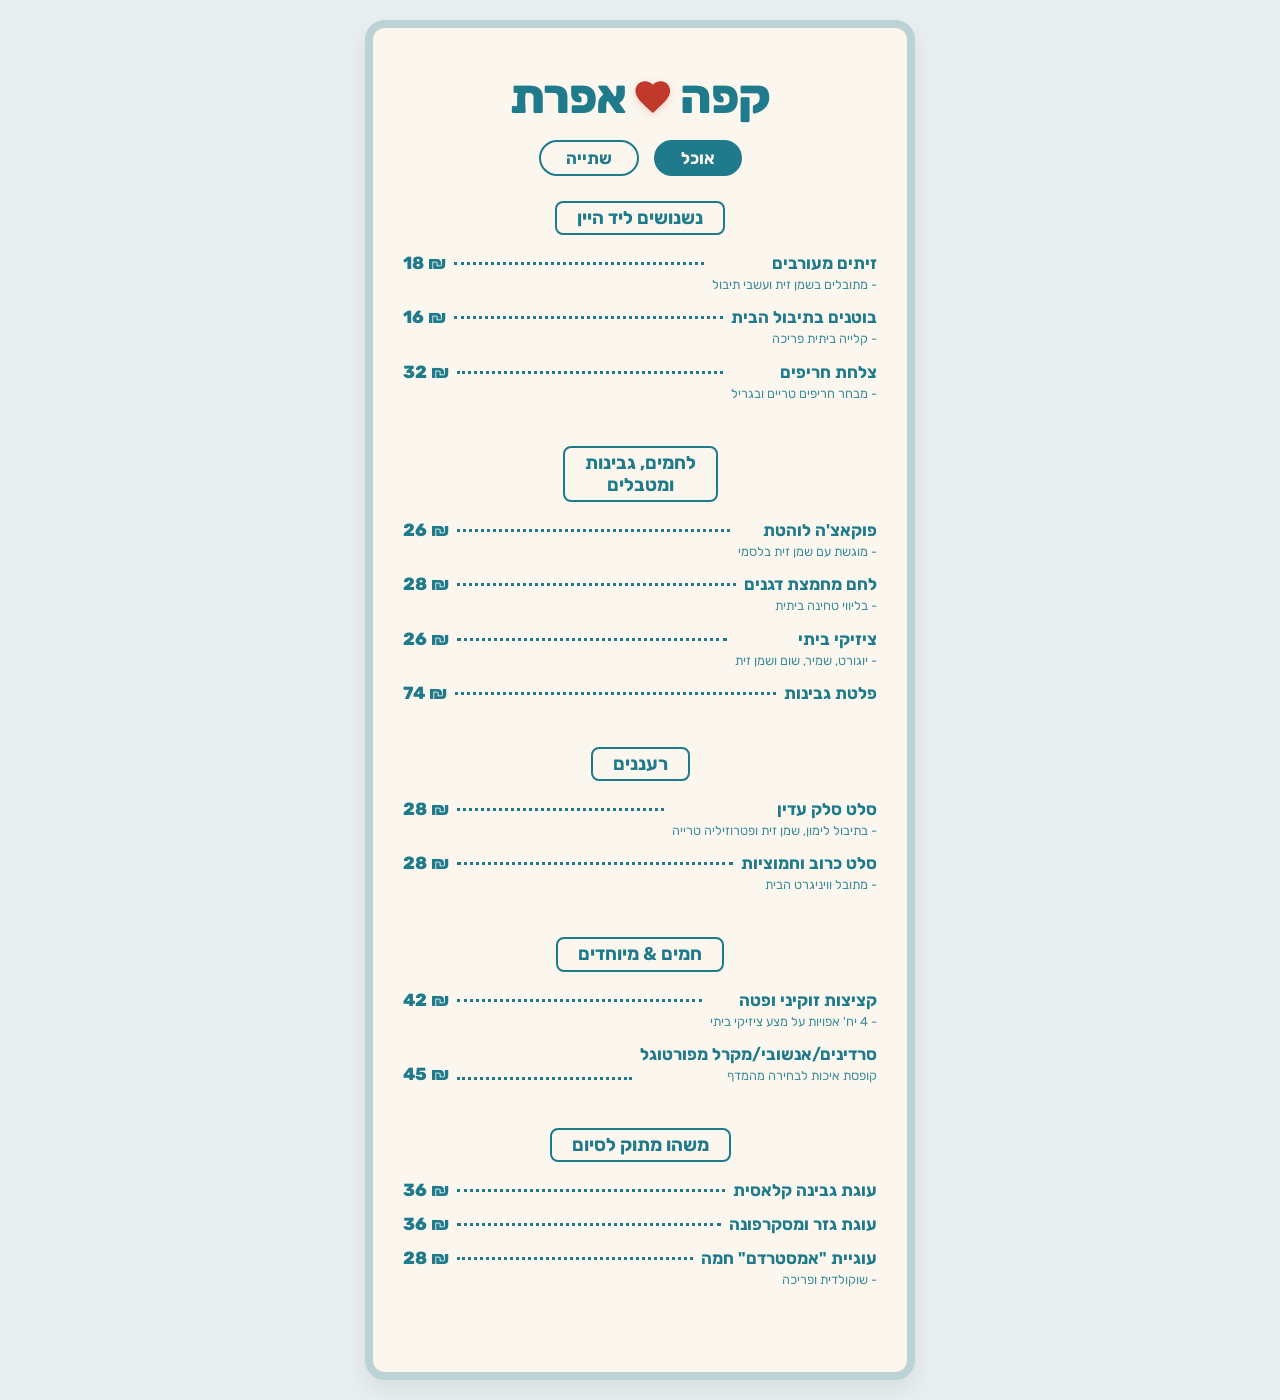
<file: index.html>
<!DOCTYPE html>
<html lang="he" dir="rtl">
<head>
    <meta charset="UTF-8">
    <meta name="viewport" content="width=device-width, initial-scale=1.0">
    <title>קפה אפרת - תפריט אוכל</title>
    <link rel="stylesheet" href="style.css">
    <link rel="preconnect" href="https://fonts.googleapis.com">
    <link rel="preconnect" href="https://fonts.gstatic.com" crossorigin>
    <link href="https://fonts.googleapis.com/css2?family=Rubik:wght@400;600;700;800&display=swap" rel="stylesheet">
</head>
<body>

<div class="menu-card">
    <header class="header">
        <h1 class="logo">
            קפה
            <svg class="heart-icon" viewBox="0 0 24 24" fill="currentColor">
                <path d="M12 21.35l-1.45-1.32C5.4 15.36 2 12.28 2 8.5 2 5.42 4.42 3 7.5 3c1.74 0 3.41.81 4.5 2.09C13.09 3.81 14.76 3 16.5 3 19.58 3 22 5.42 22 8.5c0 3.78-3.4 6.86-8.55 11.54L12 21.35z"/>
            </svg>
            אפרת
        </h1>        <!-- סרגל ניווט בין הדפים -->
        <nav class="menu-nav">
            <a href="index.html" class="nav-btn active">אוכל</a>
            <a href="drinks.html" class="nav-btn">שתייה</a>
        </nav>
    </header>

    <main class="menu-content">

        <!-- קטגוריה: נשנושים ליד היין -->
        <section class="section">
            <div class="category-badge">נשנושים ליד היין</div>
            <div class="menu-item">
                <span class="item-name">זיתים מעורבים <span class="desc">- מתובלים בשמן זית ועשבי תיבול</span></span>
                <span class="dots"></span>
                <span class="price">18 ₪</span>
            </div>
            <div class="menu-item">
                <span class="item-name">בוטנים בתיבול הבית <span class="desc">- קלייה ביתית פריכה</span></span>
                <span class="dots"></span>
                <span class="price">16 ₪</span>
            </div>
            <div class="menu-item">
                <span class="item-name">צלחת חריפים <span class="desc">- מבחר חריפים טריים ובגריל</span></span>
                <span class="dots"></span>
                <span class="price">32 ₪</span>
            </div>
        </section>

        <!-- קטגוריה: לחמים, גבינות ומטבלים -->
        <section class="section">
            <div class="category-badge">לחמים, גבינות<br>ומטבלים</div>
            <div class="menu-item">
                <span class="item-name">פוקאצ'ה לוהטת <span class="desc">- מוגשת עם שמן זית בלסמי</span></span>
                <span class="dots"></span>
                <span class="price">26 ₪</span>
            </div>
            <div class="menu-item">
                <span class="item-name">לחם מחמצת דגנים <span class="desc">- בליווי טחינה ביתית</span></span>
                <span class="dots"></span>
                <span class="price">28 ₪</span>
            </div>
            <div class="menu-item">
                <span class="item-name">ציזיקי ביתי <span class="desc">- יוגורט, שמיר, שום ושמן זית</span></span>
                <span class="dots"></span>
                <span class="price">26 ₪</span>
            </div>
            <div class="menu-item">
                <span class="item-name">פלטת גבינות</span>
                <span class="dots"></span>
                <span class="price">74 ₪</span>
            </div>
        </section>

        <!-- קטגוריה: רעננים -->
        <section class="section">
            <div class="category-badge">רעננים</div>
            <div class="menu-item">
                <span class="item-name">סלט סלק עדין <span class="desc">- בתיבול לימון, שמן זית ופטרוזיליה טרייה</span></span>
                <span class="dots"></span>
                <span class="price">28 ₪</span>
            </div>
            <div class="menu-item">
                <span class="item-name">סלט כרוב וחמוציות <span class="desc">- מתובל וויניגרט הבית</span></span>
                <span class="dots"></span>
                <span class="price">28 ₪</span>
            </div>
        </section>

        <!-- קטגוריה: חמים & מיוחדים -->
        <section class="section">
            <div class="category-badge">חמים & מיוחדים</div>
            <div class="menu-item">
                <span class="item-name">קציצות זוקיני ופטה <span class="desc">- 4 יח' אפויות על מצע ציזיקי ביתי</span></span>
                <span class="dots"></span>
                <span class="price">42 ₪</span>
            </div>
            <div class="menu-item multiline">
                <span class="item-name">סרדינים/אנשובי/מקרל מפורטוגל<br><span class="desc">קופסת איכות לבחירה מהמדף</span></span>
                <span class="dots"></span>
                <span class="price">45 ₪</span>
            </div>
        </section>

        <!-- קטגוריה: משהו מתוק לסיום -->
        <section class="section">
            <div class="category-badge">משהו מתוק לסיום</div>
            <div class="menu-item">
                <span class="item-name">עוגת גבינה קלאסית</span>
                <span class="dots"></span>
                <span class="price">36 ₪</span>
            </div>
            <div class="menu-item">
                <span class="item-name">עוגת גזר ומסקרפונה</span>
                <span class="dots"></span>
                <span class="price">36 ₪</span>
            </div>
            <div class="menu-item">
                <span class="item-name">עוגיית "אמסטרדם" חמה <span class="desc">- שוקולדית ופריכה</span></span>
                <span class="dots"></span>
                <span class="price">28 ₪</span>
            </div>
        </section>

    </main>
</div>

<script src="script.js"></script>
</body>
</html>
</file>
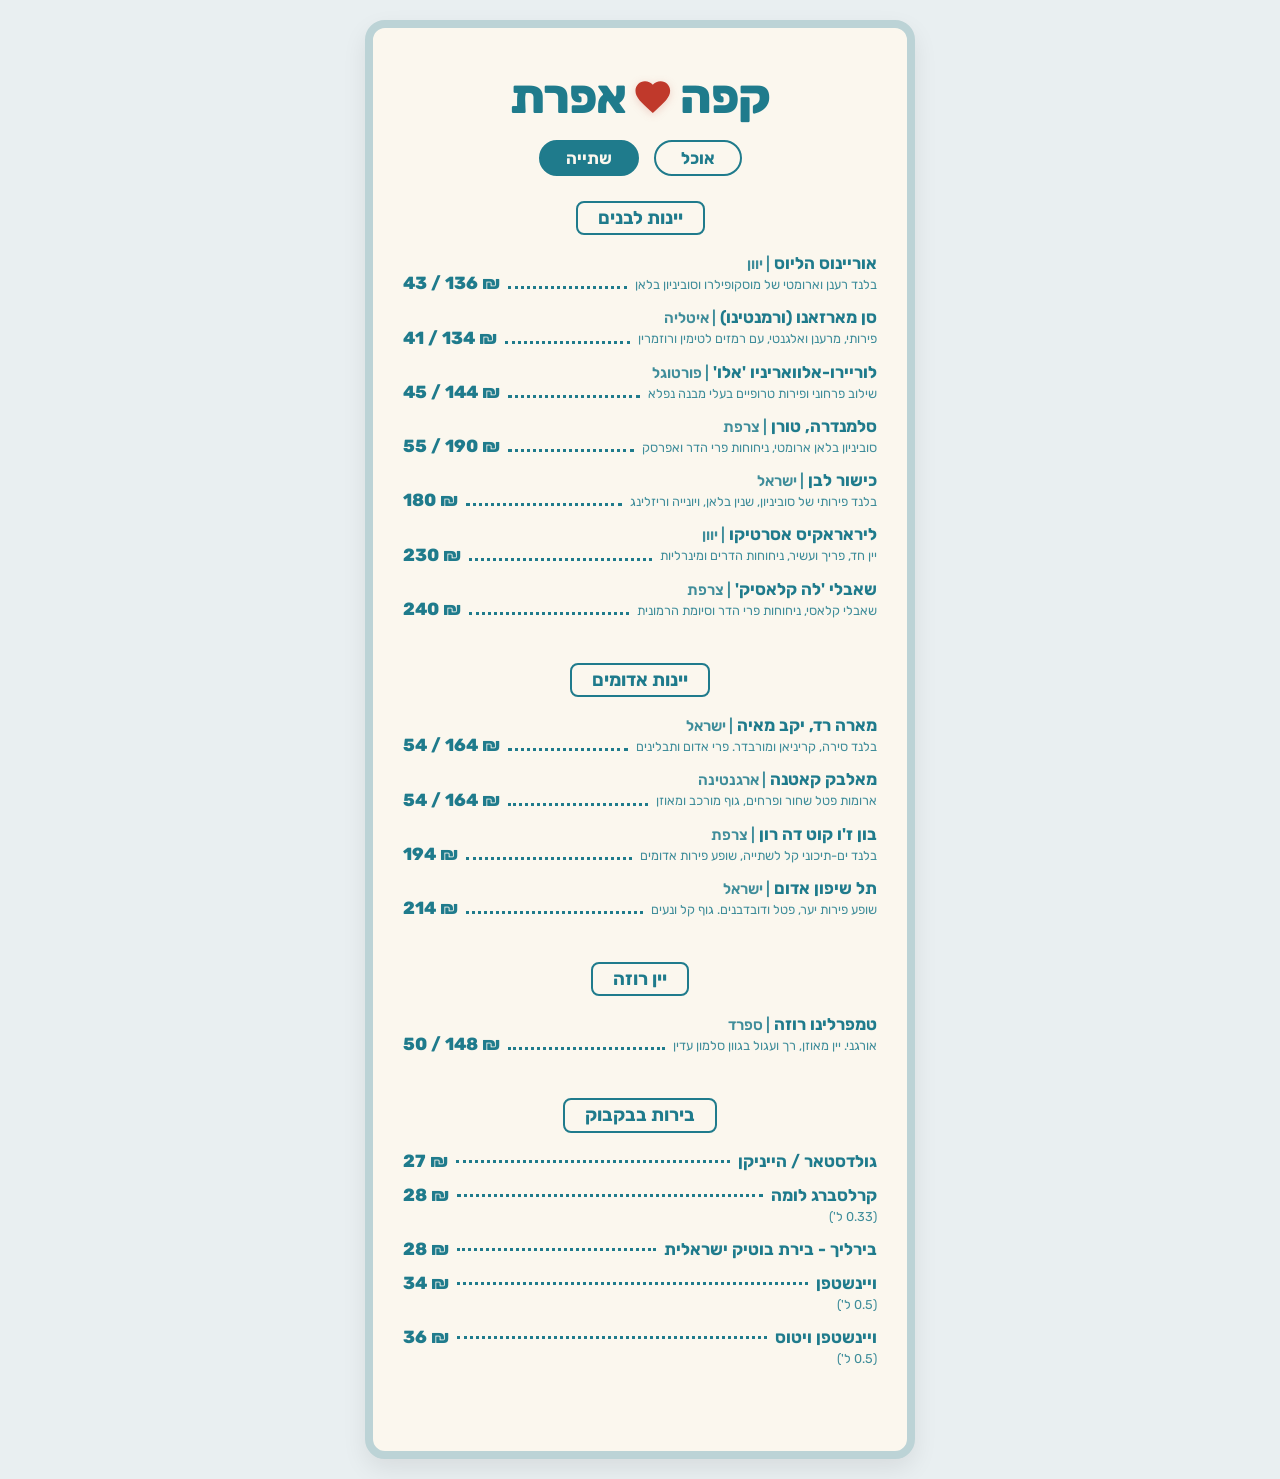
<file: drinks.html>
<!DOCTYPE html>
<html lang="he" dir="rtl">
<head>
    <meta charset="UTF-8">
    <meta name="viewport" content="width=device-width, initial-scale=1.0">
    <title>קפה אפרת - תפריט שתייה</title>
    <link rel="stylesheet" href="style.css">
    <link rel="preconnect" href="https://fonts.googleapis.com">
    <link rel="preconnect" href="https://fonts.gstatic.com" crossorigin>
    <link href="https://fonts.googleapis.com/css2?family=Rubik:wght@400;600;700;800&display=swap" rel="stylesheet">
</head>
<body>

<div class="menu-card">
    <header class="header">
        <h1 class="logo">
            קפה
            <svg class="heart-icon" viewBox="0 0 24 24" fill="currentColor">
                <path d="M12 21.35l-1.45-1.32C5.4 15.36 2 12.28 2 8.5 2 5.42 4.42 3 7.5 3c1.74 0 3.41.81 4.5 2.09C13.09 3.81 14.76 3 16.5 3 19.58 3 22 5.42 22 8.5c0 3.78-3.4 6.86-8.55 11.54L12 21.35z"/>
            </svg>
            אפרת
        </h1>
        <nav class="menu-nav">
            <a href="index.html" class="nav-btn">אוכל</a>
            <a href="drinks.html" class="nav-btn active">שתייה</a>
        </nav>
    </header>

    <main class="menu-content">

        <!-- קטגוריה: יינות לבנים -->
        <section class="section">
            <div class="category-badge">יינות לבנים</div>

            <div class="menu-item multiline">
                    <span class="item-name">אוריינוס הליוס <span class="origin">| יוון</span><br>
                        <span class="desc">בלנד רענן וארומטי של מוסקופילרו וסוביניון בלאן</span>
                    </span>
                <span class="dots"></span>
                <span class="price">43 / 136 ₪</span>
            </div>

            <div class="menu-item multiline">
                    <span class="item-name">סן מארזאנו (ורמנטינו) <span class="origin">| איטליה</span><br>
                        <span class="desc">פירותי, מרענן ואלגנטי, עם רמזים לטימין ורוזמרין</span>
                    </span>
                <span class="dots"></span>
                <span class="price">41 / 134 ₪</span>
            </div>

            <div class="menu-item multiline">
                    <span class="item-name">לוריירו-אלוואריניו 'אלו' <span class="origin">| פורטוגל</span><br>
                        <span class="desc">שילוב פרחוני ופירות טרופיים בעלי מבנה נפלא</span>
                    </span>
                <span class="dots"></span>
                <span class="price">45 / 144 ₪</span>
            </div>

            <div class="menu-item multiline">
                    <span class="item-name">סלמנדרה, טורן <span class="origin">| צרפת</span><br>
                        <span class="desc">סוביניון בלאן ארומטי, ניחוחות פרי הדר ואפרסק</span>
                    </span>
                <span class="dots"></span>
                <span class="price">55 / 190 ₪</span>
            </div>

            <div class="menu-item multiline">
                    <span class="item-name">כישור לבן <span class="origin">| ישראל</span><br>
                        <span class="desc">בלנד פירותי של סוביניון, שנין בלאן, ויונייה וריזלינג</span>
                    </span>
                <span class="dots"></span>
                <span class="price">180 ₪</span>
            </div>

            <div class="menu-item multiline">
                    <span class="item-name">ליראראקיס אסרטיקו <span class="origin">| יוון</span><br>
                        <span class="desc">יין חד, פריך ועשיר, ניחוחות הדרים ומינרליות</span>
                    </span>
                <span class="dots"></span>
                <span class="price">230 ₪</span>
            </div>

            <div class="menu-item multiline">
                    <span class="item-name">שאבלי 'לה קלאסיק' <span class="origin">| צרפת</span><br>
                        <span class="desc">שאבלי קלאסי, ניחוחות פרי הדר וסיומת הרמונית</span>
                    </span>
                <span class="dots"></span>
                <span class="price">240 ₪</span>
            </div>
        </section>

        <!-- קטגוריה: יינות אדומים -->
        <section class="section">
            <div class="category-badge">יינות אדומים</div>

            <div class="menu-item multiline">
                    <span class="item-name">מארה רד, יקב מאיה <span class="origin">| ישראל</span><br>
                        <span class="desc">בלנד סירה, קריניאן ומורבדר. פרי אדום ותבלינים</span>
                    </span>
                <span class="dots"></span>
                <span class="price">54 / 164 ₪</span>
            </div>

            <div class="menu-item multiline">
                    <span class="item-name">מאלבק קאטנה <span class="origin">| ארגנטינה</span><br>
                        <span class="desc">ארומות פטל שחור ופרחים, גוף מורכב ומאוזן</span>
                    </span>
                <span class="dots"></span>
                <span class="price">54 / 164 ₪</span>
            </div>

            <div class="menu-item multiline">
                    <span class="item-name">בון ז'ו קוט דה רון <span class="origin">| צרפת</span><br>
                        <span class="desc">בלנד ים-תיכוני קל לשתייה, שופע פירות אדומים</span>
                    </span>
                <span class="dots"></span>
                <span class="price">194 ₪</span>
            </div>

            <div class="menu-item multiline">
                    <span class="item-name">תל שיפון אדום <span class="origin">| ישראל</span><br>
                        <span class="desc">שופע פירות יער, פטל ודובדבנים. גוף קל ונעים</span>
                    </span>
                <span class="dots"></span>
                <span class="price">214 ₪</span>
            </div>
        </section>

        <!-- קטגוריה: רוזה -->
        <section class="section">
            <div class="category-badge">יין רוזה</div>

            <div class="menu-item multiline">
                    <span class="item-name">טמפרלינו רוזה <span class="origin">| ספרד</span><br>
                        <span class="desc">אורגני. יין מאוזן, רך ועגול בגוון סלמון עדין</span>
                    </span>
                <span class="dots"></span>
                <span class="price">50 / 148 ₪</span>
            </div>
        </section>

        <!-- קטגוריה: בירות בבקבוק -->
        <section class="section">
            <div class="category-badge">בירות בבקבוק</div>

            <div class="menu-item">
                <span class="item-name">גולדסטאר / הייניקן</span>
                <span class="dots"></span>
                <span class="price">27 ₪</span>
            </div>
            <div class="menu-item">
                <span class="item-name">קרלסברג לומה <span class="desc">(0.33 ל')</span></span>
                <span class="dots"></span>
                <span class="price">28 ₪</span>
            </div>
            <div class="menu-item">
                <span class="item-name">בירליך - בירת בוטיק ישראלית</span>
                <span class="dots"></span>
                <span class="price">28 ₪</span>
            </div>
            <div class="menu-item">
                <span class="item-name">ויינשטפן <span class="desc">(0.5 ל')</span></span>
                <span class="dots"></span>
                <span class="price">34 ₪</span>
            </div>
            <div class="menu-item">
                <span class="item-name">ויינשטפן ויטוס <span class="desc">(0.5 ל')</span></span>
                <span class="dots"></span>
                <span class="price">36 ₪</span>
            </div>
        </section>

    </main>
</div>

<script src="script.js"></script>
</body>
</html>
</file>
<file: style.css>
:root {
    --primary-teal: #1f7b8c;
    --heart-red: #c0392b;
    --bg-cream: #fbf7ee;
    --text-dark: #1f7b8c;
    --card-border: #bcd3d6;
}

* {
    box-sizing: border-box;
    margin: 0;
    padding: 0;
}

body {
    font-family: 'Rubik', sans-serif;
    background-color: #e9eff1;
    display: flex;
    justify-content: center;
    align-items: center;
    min-height: 100vh;
    padding: 20px 10px;
}

.menu-card {
    background-color: var(--bg-cream);
    width: 100%;
    max-width: 550px;
    padding: 40px 30px;
    border-radius: 20px;
    border: 8px solid var(--card-border);
    box-shadow: 0 10px 25px rgba(0, 0, 0, 0.08);
    position: relative;
}

.header {
    text-align: center;
    margin-bottom: 25px;
}

.logo {
    color: var(--primary-teal);
    font-size: 3rem;
    font-weight: 800;
    letter-spacing: -1px;
    margin-bottom: 15px;
    display: flex;
    align-items: center;
    justify-content: center;
    gap: 6px;
}

.heart-icon {
    width: 2.6rem;
    height: 2.6rem;
    color: var(--heart-red);
    vertical-align: middle;
    filter: drop-shadow(0 2px 4px rgba(192, 57, 43, 0.2));
}

/* סרגל ניווט תפריטים */
.menu-nav {
    display: flex;
    justify-content: center;
    gap: 15px;
    margin-bottom: 10px;
}

.nav-btn {
    text-decoration: none;
    color: var(--primary-teal);
    border: 2px solid var(--primary-teal);
    padding: 6px 25px;
    border-radius: 20px;
    font-weight: 700;
    font-size: 1.05rem;
    transition: all 0.2s ease;
}

.nav-btn.active, .nav-btn:hover {
    background-color: var(--primary-teal);
    color: var(--bg-cream);
}

.section {
    display: flex;
    flex-direction: column;
    align-items: center;
    margin-bottom: 30px;
}

.category-badge {
    border: 2px solid var(--primary-teal);
    color: var(--primary-teal);
    font-weight: 700;
    font-size: 1.15rem;
    padding: 4px 20px;
    border-radius: 8px;
    text-align: center;
    margin-bottom: 18px;
    background-color: transparent;
    line-height: 1.2;
}

.menu-item {
    width: 100%;
    display: flex;
    align-items: baseline;
    margin-bottom: 14px;
    font-size: 1.05rem;
    color: var(--primary-teal);
    font-weight: 700;
}

.menu-item.multiline {
    align-items: flex-end;
}

.item-name {
    white-space: normal;
    display: inline-block;
}

.origin {
    font-weight: 600;
    font-size: 0.9em;
    opacity: 0.85;
}

/* עיצוב מפורש ועדין לתיאורי היין */
.menu-item .desc, span.desc {
    display: block !important;
    font-weight: 400 !important;
    font-size: 0.8rem !important;
    line-height: 1.35;
    opacity: 0.85;
    margin-top: 3px;
    color: var(--primary-teal);
}

.dots {
    flex-grow: 1;
    border-bottom: 3px dotted var(--primary-teal);
    margin: 0 8px;
    position: relative;
    top: -4px;
}

.price {
    font-weight: 800;
    font-size: 1.1rem;
    white-space: nowrap;
    direction: ltr;
}

/* התאמה לרשתות ומובייל */
@media (max-width: 480px) {
    .menu-card {
        padding: 25px 15px;
        border-width: 5px;
    }

    .logo {
        font-size: 2.4rem;
    }

    .menu-item {
        font-size: 0.95rem;
    }

    .item-name {
        white-space: normal;
    }
    .logo {
        font-size: 2.4rem;
    }

    .heart-icon {
        width: 2.1rem;
        height: 2.1rem;
    }
}
</file>
